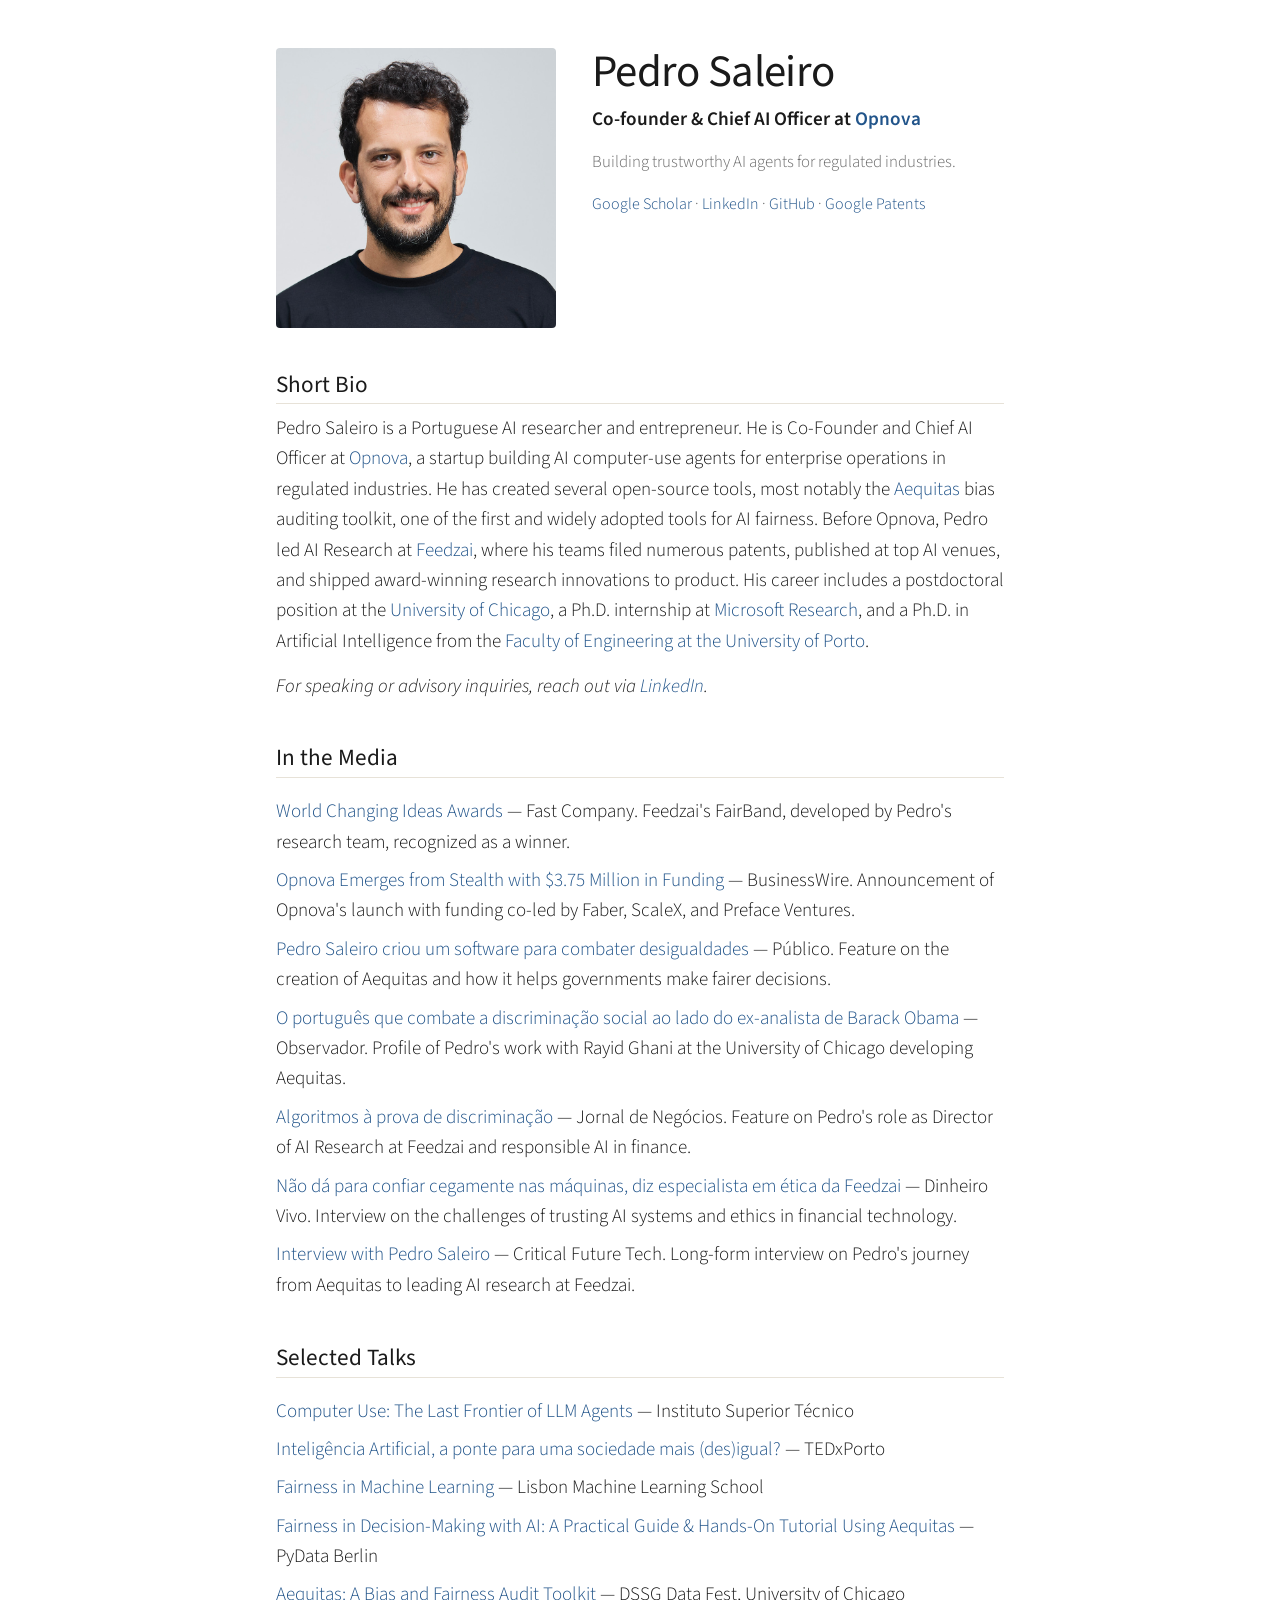
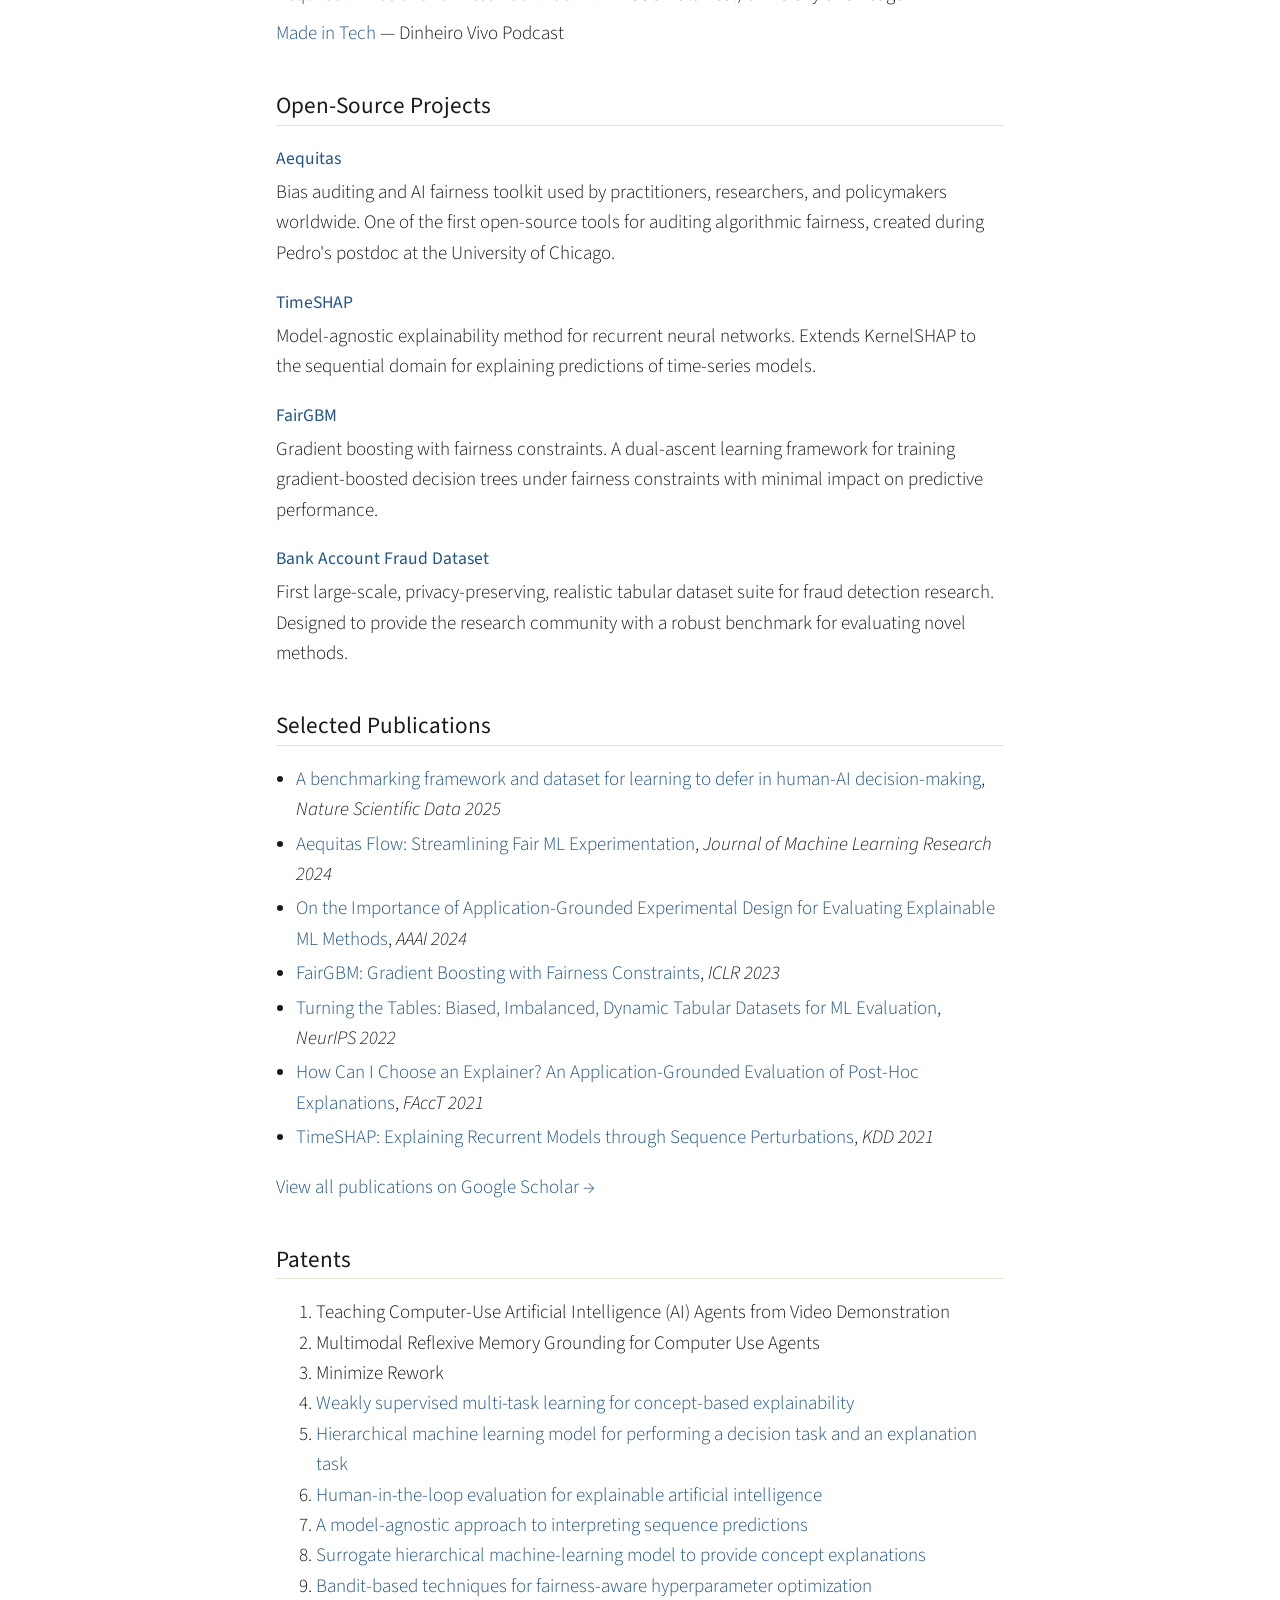
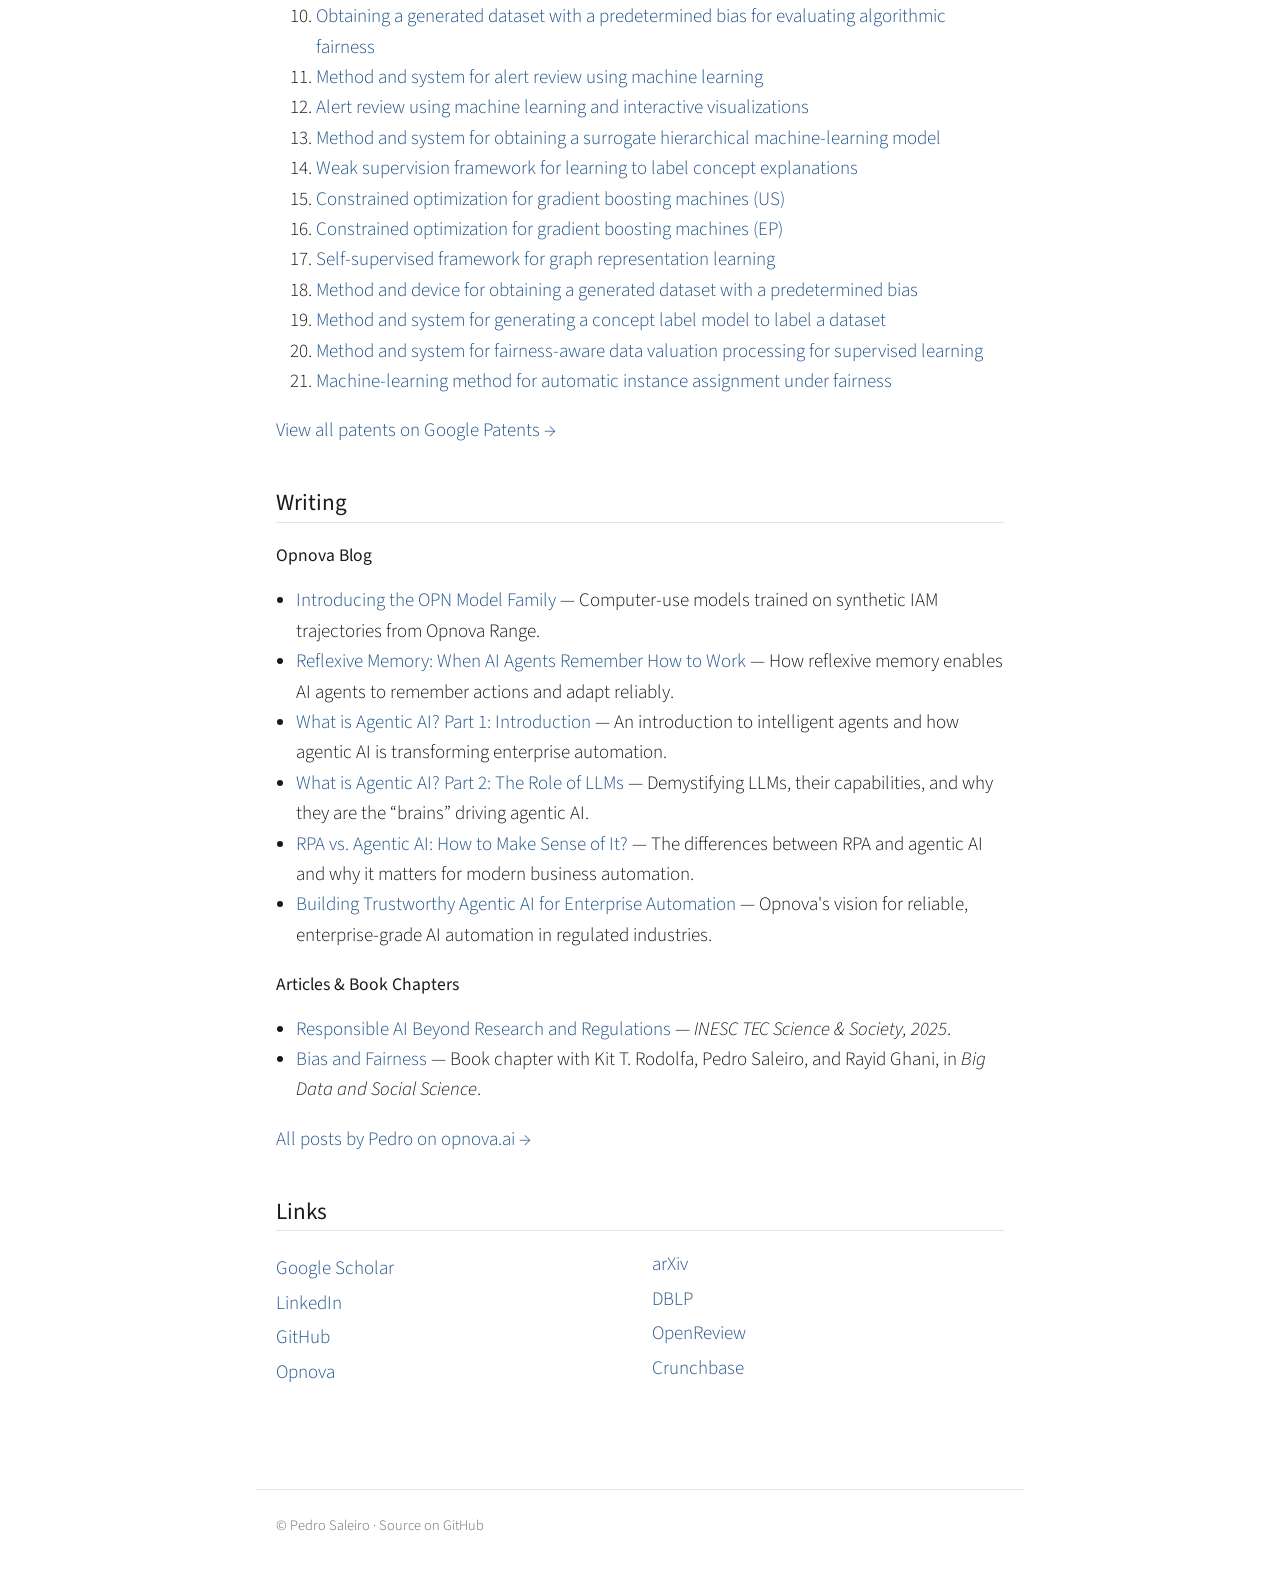
<file: index.html>
<!doctype html>
<html lang="en">
<head>
<meta charset="utf-8">
<meta name="viewport" content="width=device-width, initial-scale=1">

<title>Pedro Saleiro — Portuguese AI Researcher & Entrepreneur</title>
<meta name="description" content="Pedro Saleiro is a Portuguese AI researcher and entrepreneur. Co-Founder & Chief AI Officer at Opnova, creator of the Aequitas bias auditing toolkit, working on trustworthy AI agents and Responsible AI.">
<meta name="author" content="Pedro Saleiro">
<meta name="robots" content="index,follow,max-image-preview:large">
<link rel="canonical" href="https://pedrosaleiro.com/">

<meta property="og:type" content="profile">
<meta property="og:title" content="Pedro Saleiro — Portuguese AI Researcher & Entrepreneur">
<meta property="og:description" content="Portuguese AI researcher and entrepreneur. Co-Founder & Chief AI Officer at Opnova. Creator of the Aequitas bias auditing toolkit.">
<meta property="og:url" content="https://pedrosaleiro.com/">
<meta property="og:image" content="https://pedrosaleiro.com/assets/headshot.jpg">
<meta property="og:locale" content="en_US">
<meta property="profile:first_name" content="Pedro">
<meta property="profile:last_name" content="Saleiro">

<meta name="twitter:card" content="summary_large_image">
<meta name="twitter:title" content="Pedro Saleiro — Portuguese AI Researcher & Entrepreneur">
<meta name="twitter:description" content="Co-Founder & Chief AI Officer at Opnova. Creator of Aequitas. Trustworthy AI agents and Responsible AI.">
<meta name="twitter:image" content="https://pedrosaleiro.com/assets/headshot.jpg">

<link rel="icon" type="image/svg+xml" href="assets/favicon.svg">
<link rel="preconnect" href="https://fonts.googleapis.com">
<link rel="preconnect" href="https://fonts.gstatic.com" crossorigin>
<link rel="stylesheet" href="https://fonts.googleapis.com/css2?family=Source+Sans+Pro:wght@300;400;600;700&display=swap">
<link rel="stylesheet" href="assets/style.css">

<script type="application/ld+json">
{
  "@context": "https://schema.org",
  "@type": "Person",
  "@id": "https://pedrosaleiro.com/#pedro",
  "name": "Pedro Saleiro",
  "givenName": "Pedro",
  "familyName": "Saleiro",
  "jobTitle": "Co-Founder & Chief AI Officer",
  "description": "Portuguese AI researcher and entrepreneur. Co-Founder & Chief AI Officer at Opnova. Creator of the Aequitas bias auditing toolkit. Former Director of AI Research and Head of FATE at Feedzai.",
  "url": "https://pedrosaleiro.com/",
  "image": "https://pedrosaleiro.com/assets/headshot.jpg",
  "nationality": { "@type": "Country", "name": "Portugal" },
  "worksFor": {
    "@type": "Organization",
    "name": "Opnova",
    "url": "https://opnova.ai"
  },
  "alumniOf": [
    {
      "@type": "CollegeOrUniversity",
      "name": "Faculty of Engineering, University of Porto",
      "url": "https://sigarra.up.pt/feup/en/web_page.inicial"
    },
    {
      "@type": "CollegeOrUniversity",
      "name": "University of Chicago",
      "url": "https://www.uchicago.edu"
    }
  ],
  "knowsAbout": [
    "Artificial Intelligence",
    "Machine Learning",
    "AI Agents",
    "Agentic AI",
    "Computer-Use Agents",
    "Large Language Models",
    "Responsible AI",
    "Algorithmic Fairness",
    "Explainable AI",
    "Fraud Detection",
    "Anti-Money Laundering"
  ],
  "sameAs": [
    "https://scholar.google.com/citations?user=Wqz2hN4AAAAJ",
    "https://www.linkedin.com/in/saleiro",
    "https://github.com/saleiro",
    "https://opnova.ai",
    "https://arxiv.org/search/cs?searchtype=author&query=Saleiro%2C+P",
    "https://dblp.org/pid/145/9871.html",
    "https://openreview.net/profile?id=~Pedro_Saleiro1",
    "https://dl.acm.org/profile/99660972276",
    "https://www.crunchbase.com/person/pedro-saleiro-787c"
  ]
}
</script>

<script type="application/ld+json">
{
  "@context": "https://schema.org",
  "@type": "WebSite",
  "url": "https://pedrosaleiro.com/",
  "name": "Pedro Saleiro",
  "description": "Personal website of Pedro Saleiro — AI researcher and entrepreneur.",
  "inLanguage": "en",
  "mainEntity": { "@id": "https://pedrosaleiro.com/#pedro" }
}
</script>
</head>
<body>

<main>

  <header class="hero">
    <img class="portrait" src="assets/headshot.jpg" alt="Portrait of Pedro Saleiro" width="280" height="280" loading="eager">
    <div class="hero-text">
      <h1>Pedro Saleiro</h1>
      <p class="position">Co-founder &amp; Chief AI Officer at <a href="https://opnova.ai" rel="me noopener">Opnova</a></p>
      <p class="tagline">Building trustworthy AI agents for regulated industries.</p>
      <p class="hero-links">
        <a href="https://scholar.google.com/citations?user=Wqz2hN4AAAAJ" rel="me noopener">Google Scholar</a>
        · <a href="https://linkedin.com/in/saleiro" rel="me noopener">LinkedIn</a>
        · <a href="https://github.com/saleiro" rel="me noopener">GitHub</a>
        · <a href="https://patents.google.com/?inventor=pedro+saleiro&amp;num=100&amp;oq=pedro+saleiro" rel="me noopener">Google Patents</a>
      </p>
    </div>
  </header>

  <section aria-labelledby="short-bio">
    <h2 id="short-bio">Short Bio</h2>
    <p>Pedro Saleiro is a Portuguese AI researcher and entrepreneur. He is Co-Founder and Chief AI Officer at <a href="https://opnova.ai/" rel="noopener">Opnova</a>, a startup building AI computer-use agents for enterprise operations in regulated industries. He has created several open-source tools, most notably the <a href="https://github.com/dssg/aequitas" rel="noopener">Aequitas</a> bias auditing toolkit, one of the first and widely adopted tools for AI fairness. Before Opnova, Pedro led AI Research at <a href="https://feedzai.com/" rel="noopener">Feedzai</a>, where his teams filed numerous patents, published at top AI venues, and shipped award-winning research innovations to product. His career includes a postdoctoral position at the <a href="https://www.uchicago.edu/" rel="noopener">University of Chicago</a>, a Ph.D. internship at <a href="https://www.microsoft.com/en-us/research/" rel="noopener">Microsoft Research</a>, and a Ph.D. in Artificial Intelligence from the <a href="https://sigarra.up.pt/feup/en/web_page.inicial" rel="noopener">Faculty of Engineering at the University of Porto</a>.</p>
    <p><em>For speaking or advisory inquiries, reach out via <a href="https://linkedin.com/in/saleiro" rel="me noopener">LinkedIn</a>.</em></p>
  </section>

  <section aria-labelledby="media">
    <h2 id="media">In the Media</h2>
    <ul class="plain">
      <li><a href="https://www.fastcompany.com/90623897/see-34-ingenious-inspirational-winners-of-the-2021-world-changing-ideas-awards" rel="noopener">World Changing Ideas Awards</a> — Fast Company. Feedzai's FairBand, developed by Pedro's research team, recognized as a winner.</li>
      <li><a href="https://www.businesswire.com/news/home/20240919101766/en/Opnova-Emerges-from-Stealth-with-$3.75-Million-in-Funding-to-Set-a-New-Standard-in-IT-Security-and-Compliance-Operations" rel="noopener">Opnova Emerges from Stealth with $3.75 Million in Funding</a> — BusinessWire. Announcement of Opnova's launch with funding co-led by Faber, ScaleX, and Preface Ventures.</li>
      <li><a href="https://www.publico.pt/2020/10/18/sociedade/noticia/pedro-saleiro-criou-software-combater-desigualdades-1933822" rel="noopener">Pedro Saleiro criou um software para combater desigualdades</a> — Público. Feature on the creation of Aequitas and how it helps governments make fairer decisions.</li>
      <li><a href="https://observador.pt/2019/04/30/o-portugues-que-combate-a-discriminacao-social-ao-lado-do-ex-analista-de-barack-obama/" rel="noopener">O português que combate a discriminação social ao lado do ex-analista de Barack Obama</a> — Observador. Profile of Pedro's work with Rayid Ghani at the University of Chicago developing Aequitas.</li>
      <li><a href="https://www.jornaldenegocios.pt/weekend/detalhe/algoritmos-a-prova-de-discriminacao" rel="noopener">Algoritmos à prova de discriminação</a> — Jornal de Negócios. Feature on Pedro's role as Director of AI Research at Feedzai and responsible AI in finance.</li>
      <li><a href="https://dinheirovivo.dn.pt/nao-da-para-confiar-cegamente-nas-maquinas-diz-especialista-em-etica-da-feedzai-13821545.html" rel="noopener">Não dá para confiar cegamente nas máquinas, diz especialista em ética da Feedzai</a> — Dinheiro Vivo. Interview on the challenges of trusting AI systems and ethics in financial technology.</li>
      <li><a href="https://criticalfuture.tech/issue-14-december-2021-feedzai-pedro-saleiro-anusha-parisutham-efd9f01f52b4/" rel="noopener">Interview with Pedro Saleiro</a> — Critical Future Tech. Long-form interview on Pedro's journey from Aequitas to leading AI research at Feedzai.</li>
    </ul>
  </section>

  <section aria-labelledby="talks">
    <h2 id="talks">Selected Talks</h2>
    <ul class="plain">
      <li><a href="https://www.youtube.com/watch?v=w49jEjnwlfw" rel="noopener">Computer Use: The Last Frontier of LLM Agents</a> — Instituto Superior Técnico</li>
      <li><a href="https://www.youtube.com/watch?v=rNiNmOxDZTY" rel="noopener">Inteligência Artificial, a ponte para uma sociedade mais (des)igual?</a> — TEDxPorto</li>
      <li><a href="https://www.youtube.com/watch?v=ATZz02iL4M4" rel="noopener">Fairness in Machine Learning</a> — Lisbon Machine Learning School</li>
      <li><a href="https://www.youtube.com/watch?v=yOR71zBm3Uc" rel="noopener">Fairness in Decision-Making with AI: A Practical Guide &amp; Hands-On Tutorial Using Aequitas</a> — PyData Berlin</li>
      <li><a href="https://www.youtube.com/watch?v=DjSYRb8lWd0" rel="noopener">Aequitas: A Bias and Fairness Audit Toolkit</a> — DSSG Data Fest, University of Chicago</li>
      <li><a href="https://open.spotify.com/episode/2wXh5x6hq96qfHhmgKQ2UP" rel="noopener">Made in Tech</a> — Dinheiro Vivo Podcast</li>
    </ul>
  </section>

  <section aria-labelledby="projects">
    <h2 id="projects">Open-Source Projects</h2>

    <article>
      <h3><a href="https://github.com/dssg/aequitas" rel="noopener">Aequitas</a></h3>
      <p>Bias auditing and AI fairness toolkit used by practitioners, researchers, and policymakers worldwide. One of the first open-source tools for auditing algorithmic fairness, created during Pedro's postdoc at the University of Chicago.</p>
    </article>

    <article>
      <h3><a href="https://github.com/feedzai/timeshap" rel="noopener">TimeSHAP</a></h3>
      <p>Model-agnostic explainability method for recurrent neural networks. Extends KernelSHAP to the sequential domain for explaining predictions of time-series models.</p>
    </article>

    <article>
      <h3><a href="https://github.com/feedzai/fairgbm" rel="noopener">FairGBM</a></h3>
      <p>Gradient boosting with fairness constraints. A dual-ascent learning framework for training gradient-boosted decision trees under fairness constraints with minimal impact on predictive performance.</p>
    </article>

    <article>
      <h3><a href="https://github.com/feedzai/bank-account-fraud" rel="noopener">Bank Account Fraud Dataset</a></h3>
      <p>First large-scale, privacy-preserving, realistic tabular dataset suite for fraud detection research. Designed to provide the research community with a robust benchmark for evaluating novel methods.</p>
    </article>
  </section>

  <section aria-labelledby="publications">
    <h2 id="publications">Selected Publications</h2>
    <ul class="pubs">
      <li><a href="https://www.nature.com/articles/s41597-025-04664-y" rel="noopener">A benchmarking framework and dataset for learning to defer in human-AI decision-making</a>, <em>Nature Scientific Data 2025</em></li>
      <li><a href="https://arxiv.org/abs/2405.05809" rel="noopener">Aequitas Flow: Streamlining Fair ML Experimentation</a>, <em>Journal of Machine Learning Research 2024</em></li>
      <li><a href="https://arxiv.org/abs/2206.13503" rel="noopener">On the Importance of Application-Grounded Experimental Design for Evaluating Explainable ML Methods</a>, <em>AAAI 2024</em></li>
      <li><a href="https://arxiv.org/abs/2209.07850" rel="noopener">FairGBM: Gradient Boosting with Fairness Constraints</a>, <em>ICLR 2023</em></li>
      <li><a href="https://arxiv.org/abs/2211.13358" rel="noopener">Turning the Tables: Biased, Imbalanced, Dynamic Tabular Datasets for ML Evaluation</a>, <em>NeurIPS 2022</em></li>
      <li><a href="https://arxiv.org/abs/2101.08758" rel="noopener">How Can I Choose an Explainer? An Application-Grounded Evaluation of Post-Hoc Explanations</a>, <em>FAccT 2021</em></li>
      <li><a href="https://arxiv.org/abs/2012.00073" rel="noopener">TimeSHAP: Explaining Recurrent Models through Sequence Perturbations</a>, <em>KDD 2021</em></li>
    </ul>
    <p><a href="https://scholar.google.com/citations?user=Wqz2hN4AAAAJ" rel="noopener">View all publications on Google Scholar →</a></p>
  </section>

  <section aria-labelledby="patents">
    <h2 id="patents">Patents</h2>
    <ol class="patents">
      <li>Teaching Computer-Use Artificial Intelligence (AI) Agents from Video Demonstration</li>
      <li>Multimodal Reflexive Memory Grounding for Computer Use Agents</li>
      <li>Minimize Rework</li>
      <li><a href="https://patents.google.com/patent/US11544471B2" rel="noopener">Weakly supervised multi-task learning for concept-based explainability</a></li>
      <li><a href="https://patents.google.com/patent/US11392954B2" rel="noopener">Hierarchical machine learning model for performing a decision task and an explanation task</a></li>
      <li><a href="https://patents.google.com/patent/WO2022020597A1" rel="noopener">Human-in-the-loop evaluation for explainable artificial intelligence</a></li>
      <li><a href="https://patents.google.com/patent/EP4035098A1" rel="noopener">A model-agnostic approach to interpreting sequence predictions</a></li>
      <li><a href="https://patents.google.com/patent/US20230031512A1" rel="noopener">Surrogate hierarchical machine-learning model to provide concept explanations</a></li>
      <li><a href="https://patents.google.com/patent/EP3997547A1" rel="noopener">Bandit-based techniques for fairness-aware hyperparameter optimization</a></li>
      <li><a href="https://patents.google.com/patent/US20230074606A1" rel="noopener">Obtaining a generated dataset with a predetermined bias for evaluating algorithmic fairness</a></li>
      <li><a href="https://patents.google.com/patent/EP4270249A1" rel="noopener">Method and system for alert review using machine learning</a></li>
      <li><a href="https://patents.google.com/patent/US20230351392A1" rel="noopener">Alert review using machine learning and interactive visualizations</a></li>
      <li><a href="https://patents.google.com/patent/EP4184396A1" rel="noopener">Method and system for obtaining a surrogate hierarchical machine-learning model</a></li>
      <li><a href="https://patents.google.com/patent/US20230133410A1" rel="noopener">Weak supervision framework for learning to label concept explanations</a></li>
      <li><a href="https://patents.google.com/patent/US20230070086A1" rel="noopener">Constrained optimization for gradient boosting machines (US)</a></li>
      <li><a href="https://patents.google.com/patent/EP4145356A1" rel="noopener">Constrained optimization for gradient boosting machines (EP)</a></li>
      <li><a href="https://patents.google.com/patent/US20230394318A1" rel="noopener">Self-supervised framework for graph representation learning</a></li>
      <li><a href="https://patents.google.com/patent/EP4141693A1" rel="noopener">Method and device for obtaining a generated dataset with a predetermined bias</a></li>
      <li><a href="https://patents.google.com/patent/EP4174730A1" rel="noopener">Method and system for generating a concept label model to label a dataset</a></li>
      <li><a href="https://patents.google.com/patent/EP4369257A1" rel="noopener">Method and system for fairness-aware data valuation processing for supervised learning</a></li>
      <li><a href="https://patents.google.com/patent/US20240193489A1" rel="noopener">Machine-learning method for automatic instance assignment under fairness</a></li>
    </ol>
    <p><a href="https://patents.google.com/?inventor=pedro+saleiro&amp;num=100&amp;oq=pedro+saleiro" rel="noopener">View all patents on Google Patents →</a></p>
  </section>

  <section aria-labelledby="writing">
    <h2 id="writing">Writing</h2>

    <h3>Opnova Blog</h3>
    <ul>
      <li><a href="https://opnova.ai/blog/introducing-the-opn-model-family" rel="noopener">Introducing the OPN Model Family</a> — Computer-use models trained on synthetic IAM trajectories from Opnova Range.</li>
      <li><a href="https://opnova.ai/blog/reflexive-memory-when-ai-agents-remember-how-to-work" rel="noopener">Reflexive Memory: When AI Agents Remember How to Work</a> — How reflexive memory enables AI agents to remember actions and adapt reliably.</li>
      <li><a href="https://opnova.ai/blog/what-is-agentic-ai-part-1" rel="noopener">What is Agentic AI? Part 1: Introduction</a> — An introduction to intelligent agents and how agentic AI is transforming enterprise automation.</li>
      <li><a href="https://opnova.ai/blog/what-is-agentic-ai-part-2" rel="noopener">What is Agentic AI? Part 2: The Role of LLMs</a> — Demystifying LLMs, their capabilities, and why they are the “brains” driving agentic AI.</li>
      <li><a href="https://opnova.ai/blog/rpa-vs-agentic-ai-how-to-make-sense-of-it" rel="noopener">RPA vs. Agentic AI: How to Make Sense of It?</a> — The differences between RPA and agentic AI and why it matters for modern business automation.</li>
      <li><a href="https://opnova.ai/blog/building-trustworthy-agentic-ai-for-enterprise-automation" rel="noopener">Building Trustworthy Agentic AI for Enterprise Automation</a> — Opnova's vision for reliable, enterprise-grade AI automation in regulated industries.</li>
    </ul>

    <h3>Articles &amp; Book Chapters</h3>
    <ul>
      <li><a href="https://science-society.inesctec.pt/index.php/inesctecesociedade/article/view/140" rel="noopener">Responsible AI Beyond Research and Regulations</a> — <em>INESC TEC Science &amp; Society, 2025</em>.</li>
      <li><a href="https://textbook.coleridgeinitiative.org/chap-bias.html" rel="noopener">Bias and Fairness</a> — Book chapter with Kit T. Rodolfa, Pedro Saleiro, and Rayid Ghani, in <em>Big Data and Social Science</em>.</li>
    </ul>

    <p><a href="https://opnova.ai/blog/author/pedro-saleiro" rel="noopener">All posts by Pedro on opnova.ai →</a></p>
  </section>

  <section aria-labelledby="links">
    <h2 id="links">Links</h2>
    <ul class="links">
      <li><a href="https://scholar.google.com/citations?user=Wqz2hN4AAAAJ" rel="me noopener">Google Scholar</a></li>
      <li><a href="https://linkedin.com/in/saleiro" rel="me noopener">LinkedIn</a></li>
      <li><a href="https://github.com/saleiro" rel="me noopener">GitHub</a></li>
      <li><a href="https://opnova.ai" rel="me noopener">Opnova</a></li>
      <li><a href="https://arxiv.org/search/cs?searchtype=author&amp;query=Saleiro%2C+P" rel="me noopener">arXiv</a></li>
      <li><a href="https://dblp.org/pid/145/9871.html" rel="me noopener">DBLP</a></li>
      <li><a href="https://openreview.net/profile?id=~Pedro_Saleiro1" rel="me noopener">OpenReview</a></li>
      <li><a href="https://www.crunchbase.com/person/pedro-saleiro-787c" rel="me noopener">Crunchbase</a></li>
    </ul>
  </section>

</main>

<footer>
  <p>© Pedro Saleiro · <a href="https://github.com/saleiro/saleiro.github.io" rel="noopener">Source on GitHub</a></p>
</footer>

</body>
</html>
</file>
<file: assets/style.css>
:root {
  color-scheme: light;
  --bg: #ffffff;
  --fg: #1a1a1a;
  --muted: #6a6a6a;
  --accent: #21548A;
  --rule: #e7e2d8;
}

* { box-sizing: border-box; }

html { -webkit-text-size-adjust: 100%; }

body {
  margin: 0;
  background: var(--bg);
  color: var(--fg);
  font-family: "Source Sans Pro", system-ui, -apple-system, "Segoe UI", Roboto, "Helvetica Neue", Arial, sans-serif;
  font-weight: 300;
  font-size: 19px;
  line-height: 1.6;
  -webkit-font-smoothing: antialiased;
}

main, footer {
  max-width: 48rem;
  margin: 0 auto;
  padding: 0 1.25rem;
}

main { padding-top: 3rem; padding-bottom: 2rem; }

h1, h2, h3 {
  font-weight: 400;
  line-height: 1.25;
}

h1 { font-size: 2.8rem; margin: 0 0 0.6rem; letter-spacing: -0.015em; line-height: 1.1; }
h2 { font-size: 1.45rem; margin: 2.6rem 0 0.6rem; padding-bottom: 0.3rem; border-bottom: 1px solid var(--rule); }
h3 { font-size: 1.1rem; margin: 1.4rem 0 0.25rem; }

p { margin: 0.5rem 0 0.9rem; }

a {
  color: var(--accent);
  text-decoration: none;
  border-bottom: 1px solid transparent;
}
a:hover, a:focus { border-bottom-color: var(--accent); }

.muted { color: var(--muted); }

.venue {
  font-size: 0.78rem;
  font-family: ui-monospace, SFMono-Regular, Menlo, Consolas, monospace;
  color: var(--muted);
  background: var(--rule);
  padding: 0.1rem 0.45rem;
  border-radius: 3px;
  margin-left: 0.4rem;
  vertical-align: middle;
  letter-spacing: 0.02em;
}

.hero {
  display: flex;
  align-items: flex-start;
  gap: 2.25rem;
  margin-bottom: 2.5rem;
}
.hero .portrait {
  display: block;
  width: 280px;
  height: 280px;
  object-fit: cover;
  border-radius: 4px;
  flex-shrink: 0;
  background: var(--rule);
}
.hero-text { flex: 1; min-width: 0; }
.position {
  font-size: 1.2rem;
  font-weight: 600;
  color: var(--fg);
  margin: 0.25rem 0 1rem;
  line-height: 1.35;
}
.position a { color: var(--accent); }
.tagline { font-size: 1.05rem; line-height: 1.55; color: var(--muted); margin: 0 0 1.1rem; }
.hero-links { color: var(--muted); font-size: 1rem; margin: 0; }

article { margin: 1rem 0 1.2rem; }

ul { padding-left: 1.25rem; }
ul.plain { list-style: none; padding-left: 0; }
ul.plain li { margin: 0.5rem 0; }
ul.pubs li, ul.links li { margin: 0.25rem 0; }
ul.links { list-style: none; padding-left: 0; columns: 2; column-gap: 1.5rem; }
ul.links li { break-inside: avoid; }

footer {
  border-top: 1px solid var(--rule);
  margin-top: 3rem;
  padding-top: 1rem;
  padding-bottom: 2rem;
  font-size: 0.9rem;
  color: var(--muted);
}
footer a { color: var(--muted); }

@media (max-width: 560px) {
  body { font-size: 17px; }
  h1 { font-size: 2.4rem; }
  .hero { flex-direction: column; align-items: flex-start; gap: 1rem; }
  .hero .portrait { width: 180px; height: 180px; }
  ul.links { columns: 1; }
}

@media print {
  :root { --bg: #fff; --fg: #000; --muted: #444; --accent: #000; --rule: #ccc; }
  a { color: #000; border-bottom: none; }
  .hero .portrait { display: none; }
}
</file>
